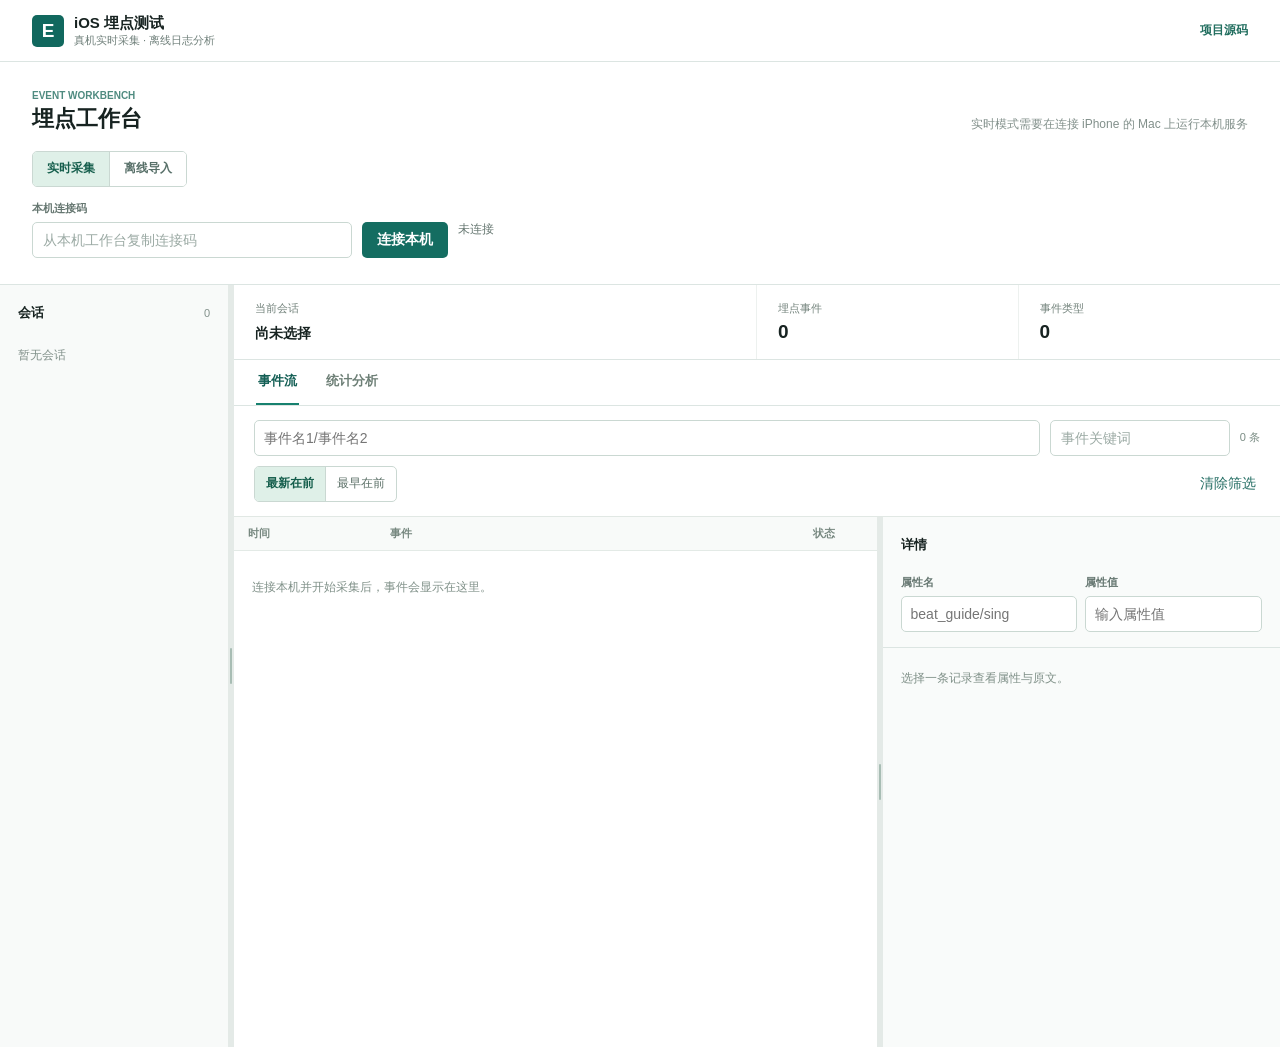
<file: index.html>
<!doctype html>
<html lang="zh-CN">
<head>
  <meta charset="utf-8">
  <meta name="viewport" content="width=device-width, initial-scale=1">
  <title>iOS 埋点测试工作台</title>
  <link rel="stylesheet" href="static/style.css">
  <link rel="stylesheet" href="static/filters.css">
  <link rel="stylesheet" href="static/detail.css">
  <link rel="stylesheet" href="static/layout.css">
  <link rel="stylesheet" href="site/site.css">
</head>
<body>
  <header class="topbar"><div class="brand"><span class="brand-mark">E</span><div><strong>iOS 埋点测试</strong><small>真机实时采集 · 离线日志分析</small></div></div><a class="source-link" href="https://github.com/moulage/ios-event-lab">项目源码</a></header>
  <main>
    <section class="capture-band" aria-label="采集与导入">
      <div class="section-title"><div><span class="eyebrow">EVENT WORKBENCH</span><h1>埋点工作台</h1></div><p>实时模式需要在连接 iPhone 的 Mac 上运行本机服务</p></div>
      <div class="mode-control" role="group" aria-label="工作模式"><button id="modeLive" class="mode-option active" type="button" aria-pressed="true">实时采集</button><button id="modeOffline" class="mode-option" type="button" aria-pressed="false">离线导入</button></div>
      <div id="liveControls" class="live-controls">
        <div class="capture-controls"><label class="field bridge-field"><span>本机连接码</span><input id="bridgeCode" type="password" autocomplete="off" placeholder="从本机工作台复制连接码" aria-label="本机连接码"></label><button id="connectBridge" class="primary" type="button">连接本机</button><button id="disconnectBridge" class="secondary" type="button" hidden>断开网页</button><span id="bridgeStatus" class="bridge-status">未连接</span></div>
        <div id="deviceControls" class="capture-controls" hidden><label class="field device-field"><span>测试设备</span><select id="deviceSelect"><option value="">正在查找设备…</option></select></label><label class="field session-field"><span>会话名称</span><input id="liveSessionName" placeholder="例如：首页曝光验证" maxlength="80"></label><button id="startCapture" class="primary" type="button">开始采集</button><button id="stopCapture" class="danger" type="button" hidden>停止采集</button><button id="refreshBridgeDevices" class="secondary" type="button">刷新设备</button></div>
      </div>
      <div id="offlineControls" class="capture-controls" hidden><label class="field session-field"><span>会话名称</span><input id="sessionName" placeholder="例如：首页曝光验证" maxlength="80"></label><button id="importBtn" class="primary" type="button">导入埋点日志</button><input id="importFile" type="file" accept=".log,.txt,.json,.jsonl,.ndjson,text/plain,application/json" multiple hidden><button id="clearLogs" class="secondary" type="button" disabled>清空当前浏览器数据</button></div>
      <div id="notice" class="notice" role="status" hidden></div>
    </section>
    <section class="workspace">
      <aside class="sessions" aria-label="导入会话"><div class="pane-heading"><h2>会话</h2><span id="sessionCount">0</span></div><div id="sessionList" class="session-list"><div class="session-empty">暂无会话</div></div></aside>
      <div id="sidebarResize" class="resize-handle" role="separator" tabindex="0" aria-label="调整会话栏宽度" aria-orientation="vertical"></div>
      <div class="content">
        <div class="overview"><div><span>当前会话</span><strong id="currentSession">尚未选择</strong></div><div><span>埋点事件</span><strong id="eventCount">0</strong></div><div><span>事件类型</span><strong id="typeCount">0</strong></div></div>
        <nav class="tabs" aria-label="工作台视图"><button class="tab active" data-tab="events" type="button">事件流</button><button class="tab" data-tab="analysis" type="button">统计分析</button></nav>
        <section id="eventsView" class="view">
          <div class="toolbar"><div class="primary-filters"><label class="event-wrap"><span class="sr-only">事件名</span><input id="eventInput" class="event-filter-input" list="eventOptions" placeholder="事件名1/事件名2" aria-label="事件名，多个用斜杠分隔"></label><datalist id="eventOptions"></datalist><label class="search-wrap"><span class="sr-only">事件关键词</span><input id="searchInput" type="search" placeholder="事件关键词"></label><span id="resultCount" class="count-label">0 条</span></div><div class="advanced-filters"><div class="sort-control" role="group" aria-label="时间排序"><button id="sortNewest" class="sort-option active" type="button" aria-pressed="true">最新在前</button><button id="sortOldest" class="sort-option" type="button" aria-pressed="false">最早在前</button></div><button id="resetFilters" class="subtle" type="button">清除筛选</button></div></div>
          <div class="event-layout"><div class="event-table-wrap"><table><thead><tr><th>时间</th><th>事件</th><th>状态</th></tr></thead><tbody id="eventRows"></tbody></table><div id="eventEmpty" class="empty">导入埋点日志后，事件会显示在这里。</div></div><div id="detailResize" class="resize-handle" role="separator" tabindex="0" aria-label="调整详情栏宽度" aria-orientation="vertical"></div><aside class="detail"><div class="pane-heading"><h2>详情</h2><span id="detailTime"></span></div><div class="detail-filters"><label><span>属性名</span><input id="fieldInput" class="filter-input" placeholder="beat_guide/sing" aria-label="属性名，支持模糊匹配，多个用斜杠分隔"></label><label><span>属性值</span><input id="valueInput" class="filter-input" placeholder="输入属性值" aria-label="属性值包含"></label></div><div id="detailBody" class="detail-body empty">选择一条记录查看属性与原文。</div></aside></div>
        </section>
        <section id="analysisView" class="view" hidden><div class="view-heading"><div><h2>事件分析</h2></div></div><div class="analysis-grid"><div class="analysis-panel"><h3>事件分布</h3><div id="distribution" class="bar-list empty">尚无埋点事件。</div></div><div class="analysis-panel"><h3>分钟趋势</h3><div id="trend" class="bar-list empty">尚无时间数据。</div></div></div></section>
      </div>
    </section>
  </main>
  <script src="site/app.js" defer></script>
</body>
</html>
</file>
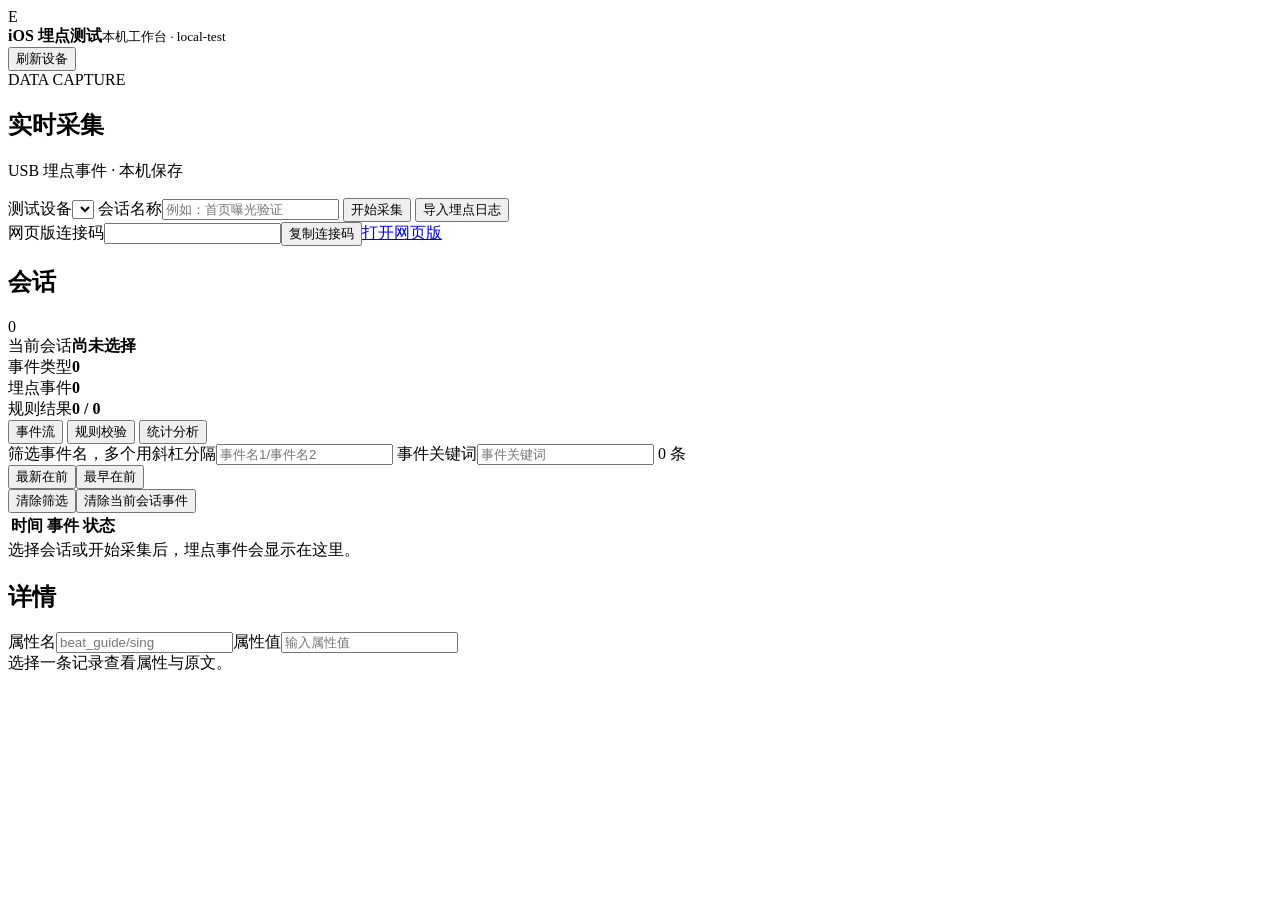
<file: static/index.html>
<!doctype html>
<html lang="zh-CN">
<head>
  <meta charset="utf-8">
  <meta name="viewport" content="width=device-width, initial-scale=1">
  <title>iOS 埋点测试工作台</title>
  <!-- IOS_EVENT_STYLES -->
</head>
<body>
  <div class="app-shell">
    <header class="topbar">
      <div class="brand"><span class="brand-mark">E</span><div><strong>iOS 埋点测试</strong><small>本机工作台 · local-test</small></div></div>
      <div class="top-actions"><span id="connectionBadge" class="badge <!-- IOS_EVENT_DEVICE_CLASS -->"><!-- IOS_EVENT_DEVICE_STATUS --></span><button id="refreshDevices" class="subtle" type="button">刷新设备</button></div>
    </header>

    <main>
      <section class="capture-band" aria-label="采集控制">
        <div class="section-title"><div><span class="eyebrow">DATA CAPTURE</span><h1>实时采集</h1></div><p>USB 埋点事件 · 本机保存</p></div>
        <div class="capture-controls">
          <label class="field device-field"><span>测试设备</span><select id="deviceSelect"><!-- IOS_EVENT_DEVICE_OPTIONS --></select></label>
          <label class="field session-field"><span>会话名称</span><input id="sessionName" placeholder="例如：首页曝光验证" maxlength="80"></label>
          <button id="startBtn" class="primary" type="button">开始采集</button>
          <button id="stopBtn" class="danger" type="button" hidden>停止采集</button>
          <button id="importBtn" class="secondary" type="button">导入埋点日志</button>
          <input id="importFile" type="file" accept=".log,.txt,.jsonl,.ndjson,text/plain" hidden>
        </div>
        <div id="bridgePanel" class="bridge-panel"><span>网页版连接码</span><input id="bridgeCode" aria-label="网页版连接码" readonly><button id="copyBridgeCode" class="secondary" type="button">复制连接码</button><a href="https://moulage.github.io/ios-event-lab/" target="_blank" rel="noopener noreferrer">打开网页版</a></div>
        <div id="notice" class="notice" role="status" hidden></div>
        <noscript><div class="notice error">浏览器未启用 JavaScript，无法开始采集。请允许此页面运行 JavaScript。</div></noscript>
      </section>

      <section class="workspace">
        <aside class="sessions" aria-label="采集会话">
          <div class="pane-heading"><h2>会话</h2><span id="sessionCount">0</span></div>
          <div id="sessionList" class="session-list"></div>
        </aside>

        <div id="sidebarResize" class="resize-handle" role="separator" tabindex="0" aria-label="调整会话栏宽度" aria-orientation="vertical"></div>

        <div class="content">
          <div class="overview">
            <div><span>当前会话</span><strong id="currentSession">尚未选择</strong></div>
            <div><span>事件类型</span><strong id="typeCount">0</strong></div>
            <div><span>埋点事件</span><strong id="eventCount">0</strong></div>
            <div><span>规则结果</span><strong id="ruleCount">0 / 0</strong></div>
          </div>

          <nav class="tabs" aria-label="工作台视图">
            <button class="tab active" data-tab="events" type="button">事件流</button>
            <button class="tab" data-tab="rules" type="button">规则校验</button>
            <button class="tab" data-tab="analysis" type="button">统计分析</button>
          </nav>

          <section id="eventsView" class="view">
            <div class="toolbar">
              <div class="primary-filters"><label class="event-wrap"><span class="sr-only">筛选事件名，多个用斜杠分隔</span><input id="eventInput" class="event-filter-input" list="eventOptions" aria-label="事件名，多个用斜杠分隔" placeholder="事件名1/事件名2"></label><datalist id="eventOptions"></datalist>
                <label class="search-wrap"><span class="sr-only">事件关键词</span><input id="searchInput" type="search" placeholder="事件关键词"></label>
                <span id="resultCount" class="count-label">0 条</span></div>
              <div class="advanced-filters"><div class="sort-control" role="group" aria-label="时间排序"><button id="sortNewest" class="sort-option active" type="button" aria-pressed="true">最新在前</button><button id="sortOldest" class="sort-option" type="button" aria-pressed="false">最早在前</button></div>
                <button id="resetFilters" class="subtle" type="button">清除筛选</button><button id="clearLogs" class="subtle clear-logs" type="button">清除当前会话事件</button></div>
            </div>
            <div class="event-layout">
              <div class="event-table-wrap"><table><thead><tr><th>时间</th><th>事件</th><th>状态</th></tr></thead><tbody id="eventRows"></tbody></table><div id="eventEmpty" class="empty">选择会话或开始采集后，埋点事件会显示在这里。</div></div>
              <div id="detailResize" class="resize-handle" role="separator" tabindex="0" aria-label="调整详情栏宽度" aria-orientation="vertical"></div>
              <aside class="detail"><div class="pane-heading"><h2>详情</h2><span id="detailTime"></span></div>
                <div class="detail-filters"><label><span>属性名</span><input id="fieldInput" class="filter-input" aria-label="属性名，支持模糊匹配，多个用斜杠分隔" title="支持模糊匹配，多个用 / 分隔" placeholder="beat_guide/sing"></label><label><span>属性值</span><input id="valueInput" class="filter-input" aria-label="属性值包含" placeholder="输入属性值"></label></div>
                <div id="detailBody" class="detail-body empty">选择一条记录查看属性与原文。</div></aside>
            </div>
          </section>

          <section id="rulesView" class="view" hidden>
            <div class="view-heading"><div><h2>验收规则</h2><p>规则对当前会话的全部埋点重新计算。</p></div><div class="export-actions"><span id="rulesSummary" class="summary-pill">暂无规则</span><button id="importRules" class="secondary" type="button">导入规则</button><button id="exportRules" class="secondary" type="button">导出规则</button><input id="rulesFile" type="file" accept=".json,application/json" hidden></div></div>
            <form id="ruleForm" class="rule-form">
              <label class="field"><span>规则名称</span><input name="name" placeholder="例如：点击入口后出现详情页" maxlength="80"></label>
              <label class="field"><span>类型</span><select name="kind" id="ruleKind"><option value="presence">事件出现</option><option value="count">次数范围</option><option value="attribute">字段校验</option><option value="sequence">事件顺序</option></select></label>
              <label class="field"><span>事件名</span><input name="event" required placeholder="例如：changba_page_will_appear"></label>
              <div id="countFields" class="conditional" hidden><label class="field"><span>最少次数</span><input name="minimum" type="number" min="0" value="1"></label><label class="field"><span>最多次数</span><input name="maximum" type="number" min="0" placeholder="不限"></label></div>
              <div id="attributeFields" class="conditional" hidden><label class="field"><span>属性名</span><input name="field" placeholder="例如：page_name"></label><label class="field"><span>比较方式</span><select name="operator"><option value="exists">非空</option><option value="equals">等于</option><option value="regex">匹配正则</option></select></label><label class="field"><span>期望值</span><input name="expected" placeholder="属性值或正则"></label></div>
              <div id="sequenceFields" class="conditional" hidden><label class="field"><span>后续事件</span><input name="next_event" placeholder="第二个事件名"></label><label class="field"><span>最大间隔（秒）</span><input name="max_seconds" type="number" min="0" step="0.1" placeholder="不限"></label></div>
              <button class="primary" type="submit">添加规则</button>
            </form>
            <div id="ruleList" class="rule-list"></div>
          </section>

          <section id="analysisView" class="view" hidden>
            <div class="view-heading"><div><h2>事件分析</h2><p>随采集会话实时更新。</p></div><div class="export-actions"><button id="exportCsv" class="secondary" type="button">导出 CSV</button><button id="exportJson" class="secondary" type="button">导出 JSON</button></div></div>
            <div class="analysis-grid"><div class="analysis-panel"><h3>事件分布</h3><div id="distribution" class="bar-list empty">尚无埋点事件。</div></div><div class="analysis-panel"><h3>分钟趋势</h3><div id="trend" class="bar-list empty">尚无时间数据。</div></div></div>
          </section>
        </div>
      </section>
    </main>
  </div>
  <!-- IOS_EVENT_APP -->
</body>
</html>
</file>
<file: static/style.css>
:root{font-family:-apple-system,BlinkMacSystemFont,"Segoe UI",sans-serif;color:#172321;background:#f4f7f6;font-size:14px;letter-spacing:0}*{box-sizing:border-box}body{margin:0}button,input,select{font:inherit}button{cursor:pointer}button:disabled{cursor:not-allowed;opacity:.5}button:focus-visible,input:focus-visible,select:focus-visible{outline:2px solid #19766b;outline-offset:2px}[hidden]{display:none!important}.app-shell{min-height:100vh}.topbar{height:62px;background:#fff;border-bottom:1px solid #dce5e2;display:flex;align-items:center;justify-content:space-between;padding:0 32px}.brand{display:flex;align-items:center;gap:10px}.brand-mark{width:32px;height:32px;display:grid;place-items:center;background:#11685e;color:white;font-size:19px;font-weight:800;border-radius:5px}.brand strong{display:block;font-size:15px}.brand small{display:block;color:#70807b;font-size:11px}.top-actions,.capture-controls,.toolbar,.export-actions{display:flex;align-items:end;gap:10px}.badge{padding:6px 10px;border-radius:4px;font-size:12px;font-weight:600}.badge.neutral{background:#ecf1ef;color:#65746f}.badge.live{background:#dbf3e8;color:#18734d}.badge.error{background:#fce9e5;color:#b44836}.subtle{border:0;background:transparent;color:#226c62;padding:7px 4px}.primary,.secondary,.danger{border:1px solid transparent;border-radius:5px;min-height:36px;padding:0 14px;font-weight:600;white-space:nowrap}.primary{background:#146d61;color:white}.primary:hover{background:#0f594f}.secondary{background:#fff;border-color:#c7d6d1;color:#263c36}.secondary:hover{background:#edf4f1}.danger{background:#a83c36;color:white}.capture-band{background:#fff;border-bottom:1px solid #dce5e2;padding:24px 32px 26px}.section-title{display:flex;align-items:end;justify-content:space-between;margin-bottom:18px}.eyebrow{font-size:10px;color:#4f8b80;font-weight:700}.section-title h1{font-size:22px;margin:3px 0 0;line-height:1.25}.section-title p{margin:0;color:#82908b;font-size:12px}.field{display:flex;flex-direction:column;gap:6px;min-width:0}.field>span{font-size:11px;color:#667771;font-weight:600}.field input,.field select,.toolbar select,.search-wrap input{height:36px;border:1px solid #cad8d2;border-radius:5px;background:#fff;color:#263832;padding:0 10px;min-width:0}.field input::placeholder,.search-wrap input::placeholder{color:#9baaa4}.device-field{width:235px}.session-field{width:255px}.notice{margin-top:14px;padding:10px 12px;background:#eff7f4;border-left:3px solid #368c7e;color:#205b50;font-size:12px}.notice.error{background:#fff0ec;border-color:#c75744;color:#9e3c30}.workspace{display:grid;grid-template-columns:228px minmax(0,1fr);min-height:calc(100vh - 200px)}.sessions{border-right:1px solid #dce5e2;background:#f8faf9;padding:19px 0}.pane-heading{display:flex;align-items:center;justify-content:space-between;gap:10px;padding:0 18px}.pane-heading h2{font-size:13px;margin:0;font-weight:700}.pane-heading span{font-size:11px;color:#83918c}.session-list{margin-top:13px}.session-item{display:block;width:100%;border:0;border-left:3px solid transparent;background:transparent;text-align:left;padding:12px 15px;color:#243731}.session-item:hover{background:#eaf1ee}.session-item.active{background:#e4f1eb;border-left-color:#188472}.session-item strong{display:block;font-size:12px;overflow:hidden;text-overflow:ellipsis;white-space:nowrap}.session-item small{display:block;color:#7b8c85;font-size:11px;margin-top:5px}.session-empty{color:#82918b;padding:12px 18px;font-size:12px}.content{min-width:0}.overview{display:grid;grid-template-columns:minmax(190px,2fr) repeat(3,minmax(115px,1fr));border-bottom:1px solid #dce5e2;background:#fff}.overview>div{padding:16px 21px;border-right:1px solid #edf1ef;min-width:0}.overview>div:last-child{border-right:0}.overview span{display:block;color:#72827b;font-size:11px;margin-bottom:5px}.overview strong{display:block;font-size:19px;white-space:nowrap;overflow:hidden;text-overflow:ellipsis}.overview>div:first-child strong{font-size:14px;padding-top:4px}.tabs{display:flex;align-items:center;gap:25px;padding:0 22px;background:#fff;border-bottom:1px solid #dce5e2;height:46px}.tab{height:100%;padding:0 2px;background:none;border:0;border-bottom:2px solid transparent;color:#6d7f76;font-size:13px;font-weight:600}.tab.active{border-bottom-color:#17816f;color:#145f55}.view{min-height:480px}.toolbar{padding:14px 20px;background:#fff;border-bottom:1px solid #e1e8e4;align-items:center;flex-wrap:wrap}.search-wrap{flex:1;min-width:210px}.search-wrap input{width:100%}.toolbar select{min-width:124px}.count-label{margin-left:auto;color:#7b8d85;font-size:11px;white-space:nowrap}.event-layout{display:grid;grid-template-columns:minmax(0,1.45fr) minmax(265px,.8fr);min-height:530px}.event-table-wrap{min-width:0;max-height:calc(100vh - 320px);min-height:440px;overflow:auto;background:#fff}.event-table-wrap table{width:100%;border-collapse:collapse;table-layout:fixed}.event-table-wrap th{position:sticky;top:0;background:#f8faf9;text-align:left;font-size:11px;color:#778880;font-weight:600;height:34px;border-bottom:1px solid #e3eae6;padding:0 14px}.event-table-wrap th:first-child{width:142px}.event-table-wrap th:last-child{width:78px}.event-table-wrap td{border-bottom:1px solid #edf1ef;padding:11px 14px;font-size:12px;vertical-align:top}.event-table-wrap tr{cursor:pointer}.event-table-wrap tbody tr:hover{background:#f4faf7}.event-table-wrap tbody tr.selected{background:#e9f6ef}.event-name{display:block;font-weight:600;overflow:hidden;text-overflow:ellipsis;white-space:nowrap}.event-preview{display:block;color:#82918c;overflow:hidden;text-overflow:ellipsis;white-space:nowrap;margin-top:3px;font-size:11px}.cell-time{color:#64756e;font-variant-numeric:tabular-nums}.tag{display:inline-block;padding:3px 6px;border-radius:3px;background:#def2e9;color:#227351;font-size:10px}.tag.raw{background:#edf1ef;color:#73837c}.tag.warn{background:#fff0d9;color:#9c6b16}.detail{border-left:1px solid #dce5e2;background:#f9fbfa;min-width:0;padding:19px 0}.detail-body{padding:16px 18px;max-height:calc(100vh - 370px);overflow:auto}.detail h3{font-size:12px;margin:0 0 12px}.properties{display:grid;grid-template-columns:minmax(90px,1fr) minmax(0,1.5fr);gap:0;font-size:12px}.properties dt,.properties dd{margin:0;padding:8px 0;border-bottom:1px solid #e6ede9;overflow-wrap:anywhere}.properties dt{color:#71837a}.properties dd{color:#1c342b;font-weight:600}.raw-block{white-space:pre-wrap;overflow-wrap:anywhere;background:#edf3f0;border:1px solid #dce7e1;border-radius:4px;padding:12px;font:11px/1.6 ui-monospace,SFMono-Regular,Menlo,monospace;color:#42574d}.empty{color:#809189;font-size:12px;padding:28px 18px}.detail-body.empty{padding-top:22px}.view-heading{display:flex;align-items:center;justify-content:space-between;padding:24px 24px 18px;gap:14px}.view-heading h2{margin:0;font-size:17px}.view-heading p{color:#82908a;margin:5px 0 0;font-size:12px}.summary-pill{background:#e9f1ed;color:#4a7463;border-radius:4px;padding:6px 9px;font-size:11px}.rule-form{display:flex;align-items:end;gap:10px;flex-wrap:wrap;padding:0 24px 22px;border-bottom:1px solid #dce5e2}.rule-form>.field{min-width:180px}.rule-form>.field:nth-child(2){min-width:132px}.conditional{display:contents}.conditional[hidden]{display:none}.conditional .field{min-width:135px;max-width:190px}.rule-list{background:#fff}.rule-item{padding:15px 24px;display:grid;grid-template-columns:90px minmax(0,1fr) auto;gap:15px;border-bottom:1px solid #e9efeb;align-items:center}.rule-status{font-size:11px;font-weight:700;text-align:center;padding:6px;border-radius:3px}.rule-status.pass{background:#e0f2e7;color:#197348}.rule-status.fail{background:#fae6e3;color:#ab4336}.rule-status.pending{background:#fff1d6;color:#906824}.rule-status.unknown,.rule-status.invalid{background:#edf1ef;color:#667b70}.rule-item strong{display:block;font-size:12px}.rule-item small{display:block;margin-top:4px;color:#7a8b82}.rule-item button{border:0;background:none;color:#9b554d;font-size:12px}.analysis-grid{display:grid;grid-template-columns:1fr 1fr;gap:0;border-top:1px solid #e3eae6;background:#fff}.analysis-panel{padding:22px 24px;min-width:0;border-right:1px solid #e3eae6}.analysis-panel:last-child{border-right:0}.analysis-panel h3{font-size:13px;margin:0 0 22px}.bar-list{padding:0}.bar-row{display:grid;grid-template-columns:minmax(95px,1fr) minmax(70px,1.3fr) 35px;gap:12px;align-items:center;margin-bottom:16px;font-size:11px}.bar-row .label{overflow:hidden;text-overflow:ellipsis;white-space:nowrap}.bar-track{height:9px;background:#eaf1ed;border-radius:2px;overflow:hidden}.bar-fill{height:100%;background:#299885;border-radius:2px;min-width:2px}.bar-row b{text-align:right;font-variant-numeric:tabular-nums}.sr-only{position:absolute;width:1px;height:1px;padding:0;margin:-1px;overflow:hidden;clip:rect(0,0,0,0);white-space:nowrap;border:0}@media(max-width:900px){.workspace{grid-template-columns:170px minmax(0,1fr)}.event-layout{grid-template-columns:1fr}.detail{border-left:0;border-top:1px solid #dce5e2;min-height:200px}.event-table-wrap{max-height:420px}.analysis-grid{grid-template-columns:1fr}.analysis-panel{border-right:0;border-bottom:1px solid #e3eae6}}@media(max-width:650px){.topbar{padding:0 16px}.capture-band{padding:20px 16px}.section-title p{display:none}.capture-controls{flex-wrap:wrap;align-items:end}.device-field,.session-field{width:calc(50% - 5px)}.workspace{display:block}.sessions{border-right:0;border-bottom:1px solid #dce5e2;padding:10px 0}.session-list{display:flex;overflow-x:auto;margin-top:6px}.session-item{min-width:150px;max-width:200px;border-left:0;border-bottom:3px solid transparent;padding:9px 13px}.session-item.active{border-bottom-color:#188472}.overview{grid-template-columns:1fr 1fr}.overview>div{padding:12px 16px}.overview strong{font-size:16px}.tabs{padding:0 16px}.toolbar{padding:12px 16px}.toolbar select{flex:1}.count-label{margin-left:0}.view-heading{padding:20px 16px}.rule-form{padding:0 16px 20px}.rule-form>.field{flex:1;min-width:145px}.conditional .field{flex:1;min-width:130px}.rule-item{padding:14px 16px;grid-template-columns:70px minmax(0,1fr) auto;gap:9px}.analysis-panel{padding:20px 16px}}@media(max-width:410px){.device-field,.session-field{width:100%}.capture-controls>.primary,.capture-controls>.secondary,.capture-controls>.danger{flex:1}.top-actions{gap:5px}.top-actions .subtle{font-size:11px}.event-table-wrap th:first-child{width:90px}.event-table-wrap th:last-child{width:62px}.event-table-wrap td,.event-table-wrap th{padding-left:8px;padding-right:8px}.cell-time{font-size:10px}}
</file>
<file: static/filters.css>
.toolbar{display:block}
.primary-filters,.advanced-filters{display:flex;align-items:center;gap:10px;flex-wrap:wrap}
.advanced-filters{margin-top:10px}
.primary-filters .event-wrap{flex:1;min-width:210px}
.primary-filters .search-wrap{flex:0 1 180px;min-width:145px}
.event-filter-input,.filter-input{height:36px;border:1px solid #cad8d2;border-radius:5px;padding:0 9px;min-width:0;background:#fff;color:#263832}
.event-filter-input{width:100%}
.filter-input{width:175px}
.advanced-filters .subtle{margin-left:auto}
.selected-properties{margin:16px -18px 0;padding:16px 18px 10px;border-top:1px solid #b9ded0;border-bottom:1px solid #b9ded0;background:#eaf6f0}
.selected-properties h3{color:#176c56}
.selected-properties .properties dt,.selected-properties .properties dd{border-bottom-color:#d1e9dc}
.selected-properties .properties dd{color:#174f3d}
.selected-properties .properties dd.missing{color:#8d6c53;font-weight:500}
.missing-property-fields{margin:10px 0 2px;color:#915b37;font-size:12px;line-height:1.5;overflow-wrap:anywhere}
.remaining-title{margin-top:22px!important}
@media(max-width:650px){.primary-filters .event-wrap{flex:1 1 100%}.primary-filters .search-wrap{flex:1;min-width:145px}.filter-input{flex:1;min-width:145px}.view-heading .export-actions{flex-wrap:wrap;justify-content:flex-end}}
</file>
<file: static/detail.css>
.detail-filters{display:grid;grid-template-columns:minmax(0,1fr) minmax(0,1fr);gap:8px;padding:13px 18px 15px;margin-top:8px;border-bottom:1px solid #dce5e2}.detail-filters label{display:flex;flex-direction:column;gap:6px;min-width:0}.detail-filters label span{color:#667771;font-size:11px;font-weight:600}.detail-filters .filter-input{width:100%;min-width:0}.detail-body{max-height:max(240px,calc(100vh - 450px))}.selected-properties{margin-top:6px}.selected-properties h3{margin-bottom:10px}.no-property-match{margin:0 0 8px;color:#667b70;font-size:12px}.other-properties{margin-top:20px}.other-properties summary{cursor:pointer;color:#597369;font-size:12px;font-weight:600;padding:6px 0}.other-properties .properties{margin-top:8px}@media(max-width:420px){.detail-filters{grid-template-columns:1fr}.detail-body{max-height:none}}
</file>
<file: static/layout.css>
.workspace{grid-template-columns:var(--sidebar-width,228px) 6px minmax(0,1fr)}
.sessions{border-right:0}
.event-layout{grid-template-columns:minmax(0,1fr) 6px var(--detail-width,minmax(265px,38%))}
.detail{border-left:0}
.resize-handle{position:relative;background:#e4eae7;cursor:col-resize;touch-action:none;user-select:none}
.resize-handle::after{content:"";position:absolute;left:2px;top:calc(50% - 18px);width:2px;height:36px;border-radius:2px;background:#a8bdb4}
.resize-handle:hover,.resize-handle.dragging,.resize-handle:focus-visible{background:#c6dfd3}
.resize-handle:hover::after,.resize-handle.dragging::after{background:#187c65}
body.resizing{cursor:col-resize;user-select:none}
.advanced-filters{align-items:center}
.sort-control{display:inline-flex;border:1px solid #cad8d2;border-radius:5px;overflow:hidden;background:#fff}
.sort-option{height:34px;padding:0 11px;border:0;background:transparent;color:#5b7067;font-size:12px;white-space:nowrap}
.sort-option+.sort-option{border-left:1px solid #cad8d2}
.sort-option.active{background:#dff0e8;color:#155e4c;font-weight:700}
.advanced-filters .clear-logs{margin-left:0;color:#a83c36}
.clear-logs:disabled{opacity:.45}
.bridge-panel{display:flex;align-items:center;gap:10px;flex-wrap:wrap;margin-top:14px;color:#65756e;font-size:11px}
.bridge-panel input{width:240px;max-width:100%;height:32px;border:1px solid #cad8d2;border-radius:5px;padding:0 8px;background:#f7faf8;color:#31574a;font:11px ui-monospace,SFMono-Regular,Menlo,monospace}
.bridge-panel .secondary{min-height:32px;font-size:11px;padding:0 10px}
.bridge-panel a{color:#176b57;text-decoration:none;font-weight:600}
.bridge-panel a:hover{text-decoration:underline}
@media(max-width:900px){.workspace{grid-template-columns:var(--sidebar-width,170px) 6px minmax(0,1fr)}.event-layout{grid-template-columns:minmax(0,1fr)}#detailResize{display:none}}
@media(max-width:650px){.workspace{display:block}#sidebarResize{display:none}.advanced-filters{gap:8px}.advanced-filters .subtle{margin-left:0}.advanced-filters .clear-logs{margin-left:auto}}
</file>
<file: site/site.css>
.topbar .source-link{color:#236f60;font-size:12px;text-decoration:none;font-weight:600}
.topbar .source-link:hover{text-decoration:underline}
.capture-controls{align-items:end}
.capture-controls .session-field{width:min(320px,100%)}
.mode-control{display:inline-flex;margin-bottom:14px;border:1px solid #cad8d2;border-radius:5px;overflow:hidden;background:#fff}
.mode-option{height:34px;border:0;background:#fff;padding:0 14px;color:#587069;font-size:12px;font-weight:600}
.mode-option+.mode-option{border-left:1px solid #cad8d2}
.mode-option.active{background:#dff0e8;color:#155e4c}
.live-controls .capture-controls+.capture-controls{margin-top:12px}
.bridge-field{width:min(320px,100%)}
.bridge-field input{height:36px;border:1px solid #cad8d2;border-radius:5px;padding:0 10px;color:#263832;background:#fff}
.bridge-status{align-self:center;color:#667771;font-size:12px}
.event-table-wrap tbody tr:focus-visible{outline:2px solid #187c65;outline-offset:-2px}
.event-table-wrap tbody tr{cursor:pointer}
@media(max-width:650px){.topbar .source-link{font-size:11px}.capture-controls .session-field,.bridge-field{width:100%}.bridge-status{width:100%}}
.missing-property-fields{margin:10px 0 2px;color:#915b37;font-size:12px;line-height:1.5;overflow-wrap:anywhere}
.overview{grid-template-columns:minmax(0,2fr) repeat(2,minmax(0,1fr))}
@media(max-width:650px){.overview{grid-template-columns:1fr 1fr}}
</file>
